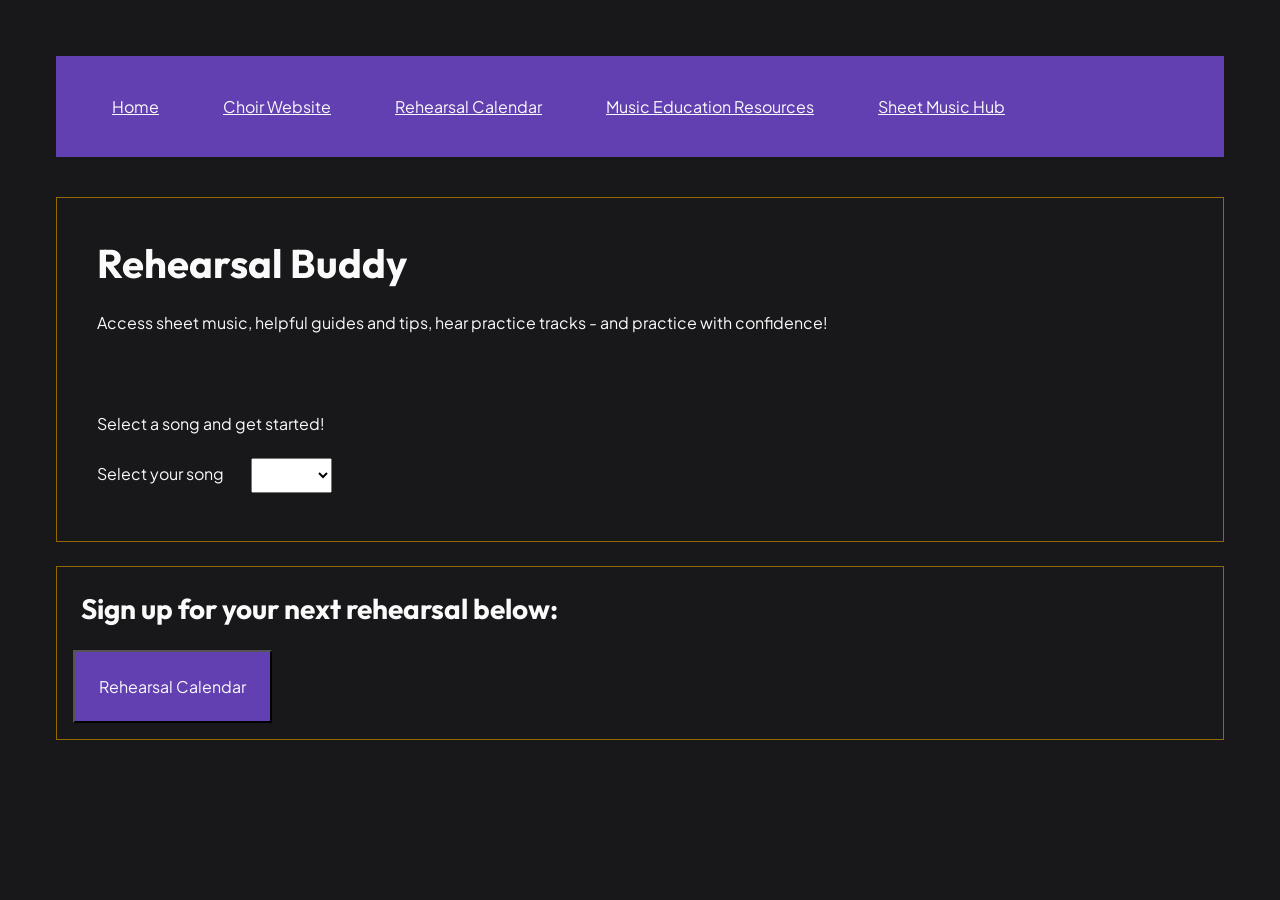
<file: index.html>
<!--Header/Nav -> Hero Section -> Self-Study -> CTA: “sign up for rehearsal”-->
<!doctype html>
<html lang="en">
  <head>
    <meta charset="UTF-8" />
    <meta name="viewport" content="width=device-width, initial-scale=1.0" />
    <title>Rehearsal Buddy</title>
    <link rel="stylesheet" href="style.css" />
    <link rel="stylesheet" href="https://fonts.googleapis.com/css?family=Outfit" />
    <link rel="stylesheet" href="https://fonts.googleapis.com/css2?family=Plus+Jakarta+Sans" />
    <script src="js/script.js" defer></script>
  </head>
  <body>
    <!-- START BELOW -->
     <header>
      <nav class="navbar">
        <!--to be placed into a hamburger menu in mobile, but expanded in desktop.-->
       <ul>
        <li><a href="index.html">Home</a></li>
        <li><a href="#">Choir Website</a></li>
       <li><a href="#">Rehearsal Calendar</a></li>
        <li><a href="education.html">Music Education Resources</a></li>
        <li><a href="#">Sheet Music Hub</a></li>
       </ul>
      </nav>
     </header>
     <main class="page">
      <!--HERO SECTION-->
      <section class="hero">
        <!--row 1-->
        <div class="hero-title">
          <h1>Rehearsal Buddy</h1>
          <p>Access sheet music, helpful guides and tips, hear practice tracks - and practice with confidence!</p>
        </div>
        <!--row 2-->
        <div class="hero-selection">
          <p>Select a song and get started!</p>
          <!--Song Selection Dropdown-->
          <label for="song-selection">Select your song</label>
          <select id="song-selection">
            <option value=""></option>
            <option value="Free">Free</option>
            <option value="Song 2">Song 2</option>
            <option value="Song 3">Song 3</option>
          </select>
        </div>
      </section>
      <!-- SELF-STUDY-->
        <section id="self-study" class="self-study is-hidden">
          <!--column 1: self-study controls-->
          <div class="self-study-controls">
            <h2>Hear a practice track:</h2>
            <!--audio tracks; different options depending on which part the user is-->
            <h3>All parts together:</h3>
            <audio id="playlistAll" controls>
            <source src="songs/Free1.mp3" type="audio/mpeg">
            </audio>
            <h3>Sopranos only:</h3>
            <audio id="playlistSoprano" controls>
            <source src="songs/Free-Soprano_metronome1.mp3" type="audio/mpeg">
            </audio>
            <h3>Altos only:</h3>
            <audio id="playlistAlto" controls>
            <source src="songs/Free-Alto_metronome1.mp3" type="audio/mpeg">
            </audio>
            <h3>Tenors only:</h3>
            <audio id="playlistTenor" controls>
            <source src="songs/Free-Tenor_metronome1.mp3" type="audio/mpeg">
            </audio>
            <h3>Basses only:</h3>
            <audio id="playlistBass" controls>
            <source src="songs/Free-Bass_metronome1.mp3" type="audio/mpeg">
            </audio>
          </div>
          <!--column 2: back button-->
          <div class="back-btn">
            <button id="back-btn" class="is-hidden">
              <img src="images/backarrow.png" alt="Go back">
            </button>
          </div>
          <!--column 3: display-->
          <div class="sheet-music">
            <h2> Interactive Sheet Music</h2>
            <p id="pagenumber"></p>
            <img id="currentpage" src="images/Free1-1.png" alt="Displays the current sheet music page." style="max-width: 100%; height: auto">
            <button id="restart">Restart</button>
          </div>
          <!--column 4: fwd button-->
          <!--11/27 changed to custom image of an arrow-->
          <div class="fwd-btn">
            <button id="fwd-btn">
              <img src="images/fwdarrow.png" alt="Go forward">
            </button>
          </div>
        </section>
        <!--CTA: Sign up for Rehearsal-->
        <section class="cta">
          <h2>Sign up for your next rehearsal below:</h2>
          <button><p>Rehearsal Calendar</p></button>
        </section>
      </main>
  </body>
</html>
</file>
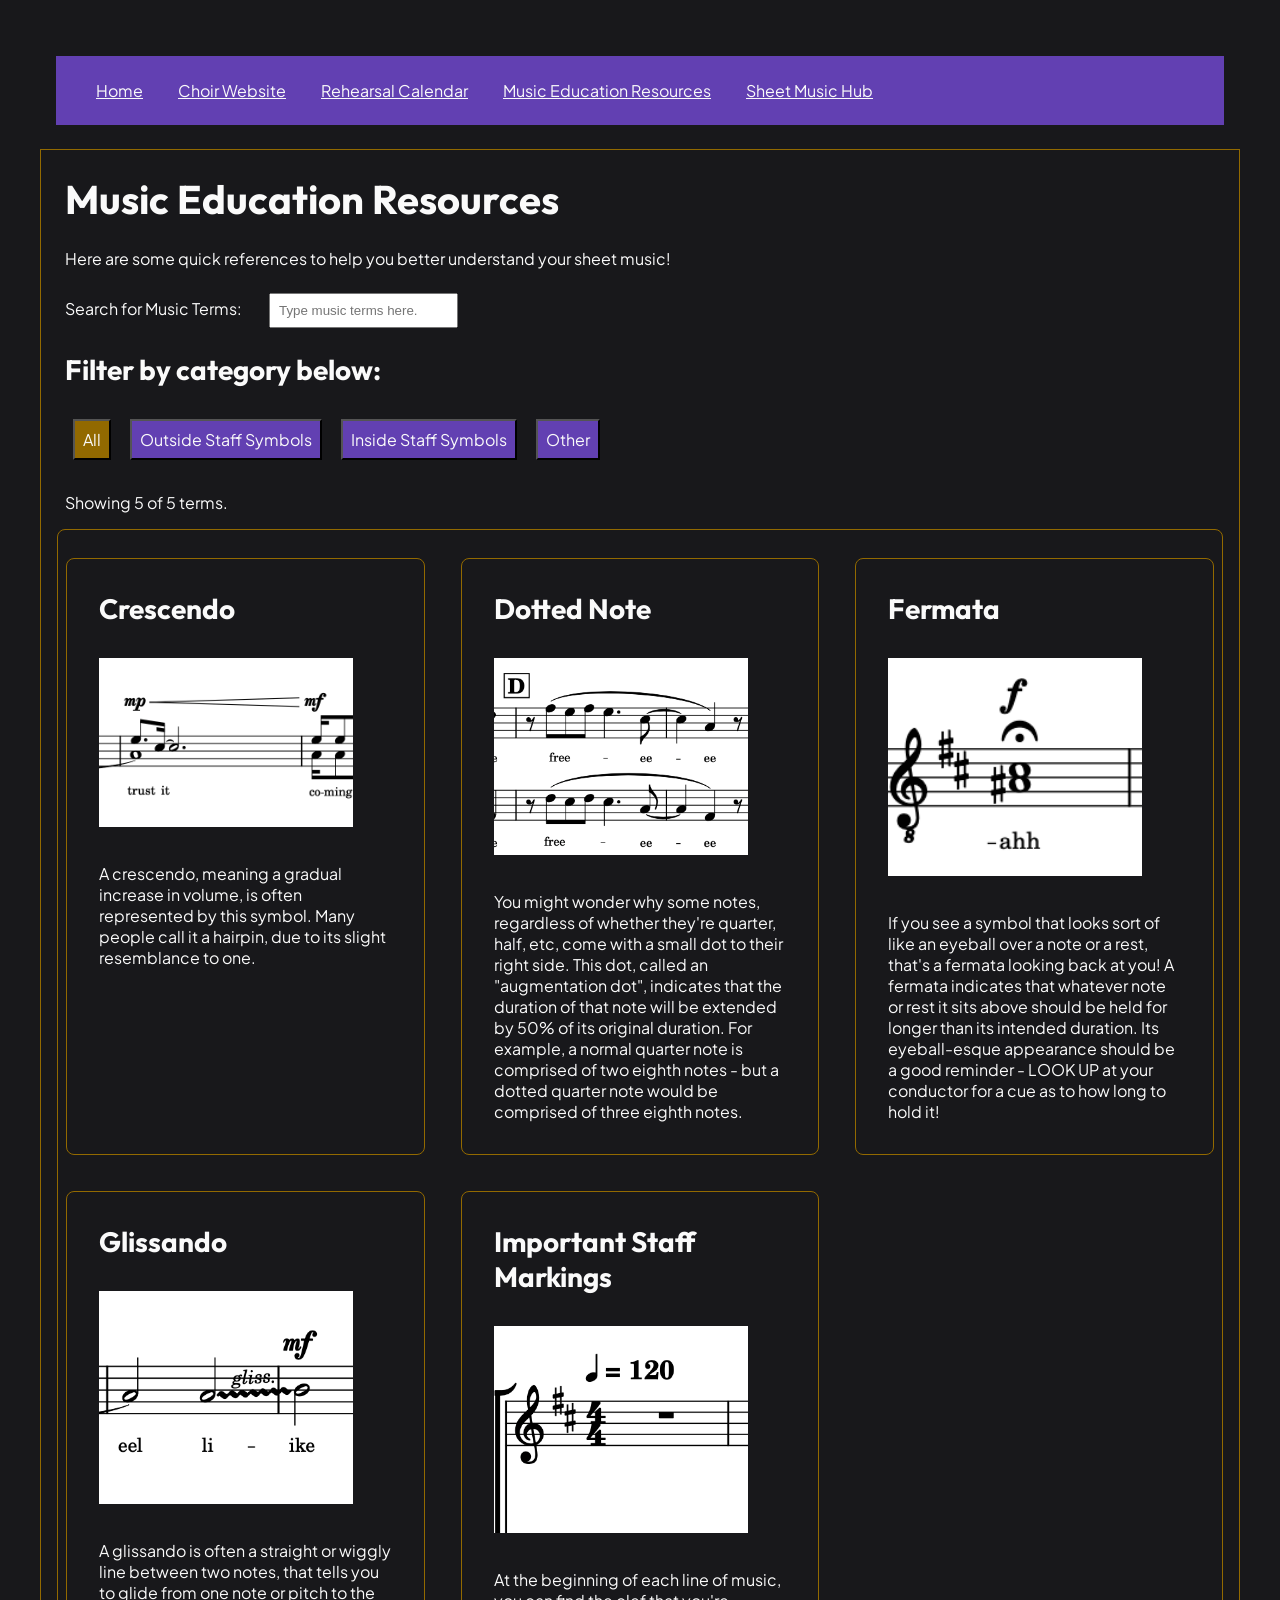
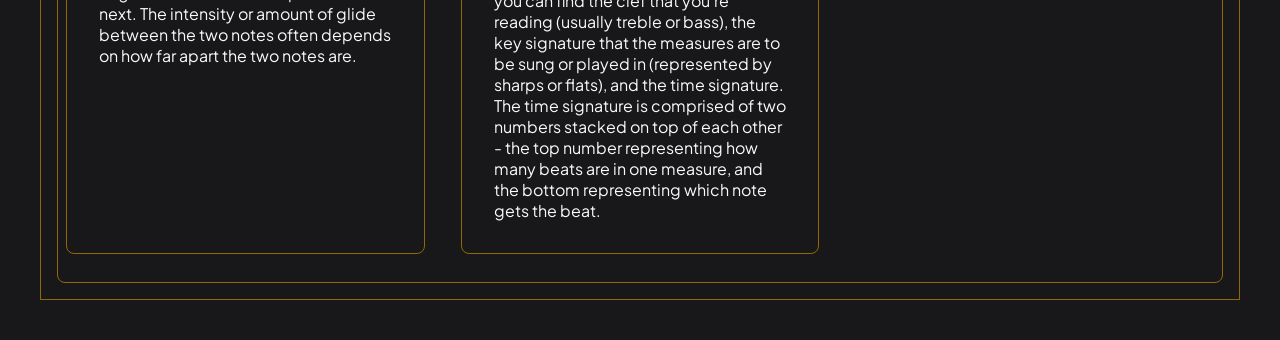
<file: education.html>
<!doctype html>
<html lang="en">
  <head>
    <meta charset="UTF-8" />
    <meta name="viewport" content="width=device-width, initial-scale=1.0" />
    <title>Music Education Resources</title>
    <link rel="stylesheet" href="style.css" />
    <link rel="stylesheet" href="https://fonts.googleapis.com/css?family=Outfit" />
    <link rel="stylesheet" href="https://fonts.googleapis.com/css2?family=Plus+Jakarta+Sans" />
    <script defer src="js/education.js"></script>
  </head>
  <body>

    <header>
      <nav>
       <ul>
        <a href="index.html">Home</a>
        <a href="#">Choir Website</a>
        <a href="#">Rehearsal Calendar</a>
        <a href="education.html">Music Education Resources</a>
        <a href="#">Sheet Music Hub</a>
       </ul>
      </nav>
    </header>

    <section id="dynamic-content">
      <h1>Music Education Resources</h1>
      <p>Here are some quick references to help you better understand your sheet music!</p>
      <!--Search text bar starts below:-->
      <label for="search" class="search-label">Search for Music Terms:</label>
      <input
        type="search"
        id="search"
        class="search"
        placeholder="Type music terms here."
      />
      <h2>Filter by category below:</h2>
      <!--Filter mechanism starts here for HTML-->
      <div id = "musicfilter" class = "filter">
        <button id = "all" class = "filter-button" data-filter="all">All</button>
        <button id = "outsidestaff" class = "filter-button" data-filter="outside">Outside Staff Symbols</button>
        <button id = "insidestaff" class = "filter-button" data-filter="inside">Inside Staff Symbols</button>
        <button id = "other" class = "filter-button" data-filter="other">Other</button>
      </div>
      <!-- text showing how many items out of total are showing up-->
      <p id="showing" class="showing"></p>
      <div id="education-resources" class="item">
      </div>
    </section>
  </body>
</html>
</file>
<file: style.css>
:root {
  --primary-color: #6240b2;
  --accent-color: #926900;
  --background-color: #18181b;
  --text-color: #fafafa;
  --heading-font: "Outfit", sans-serif;
  --body-font: "Plus Jakarta Sans", sans-serif;
  --link-color: #fafafa;
}
/* === RESET === */
*,
*::before,
*::after {
  margin: 8px;
  padding: 8px;
  box-sizing: border-box;
}

/* START BELOW */

nav{
  background-color: var(--primary-color);
  color: var(--text-color);
  
  display: flex;
  justify-content: space-between;
  align-items: right;
  font-size: 16px;
}

a {
    color: var(--link-color);
}
h1 {
font-family: var(--heading-font);
font-size: 40px;
}
h2 {
font-family: var(--heading-font);
font-size: 28px;
}
h3 {
font-family: var(--heading-font);
font-size: 20px;
}
body {
font-family: var(--body-font);
font-size: 16px;
background-color: var(--background-color);
color: var(--text-color);

}
section {
  border: 1px solid var(--accent-color);
}



/*Adding button characteristics*/
button {
  font-family: var(--body-font);
  font-size: 16px;
  background-color: var(--primary-color);
  color: var(--text-color);
  width: fit-content;
}


#education-resources {
  display: grid;
  grid-template-columns: repeat(auto-fit, minmax(300px, 1fr));
  gap: 20px;
  padding: 20px 0;
}

#education-resources img {
  width: 270px;
  height: auto;
}

/* changed fwd-btn and back-btn classes to remove the traditional button characteristics from it and make sure it's only the fwdarrow and backarrow pngs acting as the button with transparent backgrounds.*/
#back-btn{
  background: none;
  border: none;
  padding: 0;
  border-radius: 0;
  cursor: pointer;
}

#fwd-btn{
  background: none;
  border: none;
  padding: 0;
  border-radius: 0;
  cursor: pointer;
}

#playlistAll{
  background: #6240b2;
}

.item {
  border: 1px solid var(--accent-color);
  padding: 16px;
  border-radius: 8px;
}

.fwd-btn {
  display: flex;
  align-items: center;
  justify-content: center;
}

.back-btn {
  display: flex;
  align-items: center;
  justify-content: center;
}

/* Style work on navbar to get the text looking more normal.
*/
.navbar {
    display: flex;
    justify-content: space-between;
    align-items: center; 
  }

.navbar ul{
  display: flex;
  flex-direction: row;
  width: auto;
  flex-wrap: wrap
}

.navbar ul li {
  list-style-type: none;
}
/* LAYOUT PLAN
   Two-dimensional (gridding these):
   - header/nav  → logo left, links right
   - hero        → two rows, text left in top row and centered in bottom row
   - self-study  → two columns, one narrower one on the left for the controls and options, and a wider one on right for sheet music

   One-dimensional or fine as-is (leaving alone):
   - cta         → centered stack
*/
/* Option A — columns by fraction */
.page {
  display: grid;
  grid-template-columns: 1fr;
  grid-template-rows: 1fr;
  gap: 8px;
}

/* hero: keeping it simple to one single column, with buttons located underneath the heading and description.*/
.hero {
  display: grid;
  grid-template-columns: 1fr;
  grid-template-rows: auto auto auto;
  gap: 16px;
}


.is-selected {
  background: #926900;
  color: #fafafa;
}

.empty {
  color: #fafafa;
}

/* self-study: attempted to have one column for the selections on the left side, and the sheet music on the right taking up 2/3 of the page.*/
/*BREAKPOINT: grid layout changes to expand sheet music when in mobile.
/*UPDATE 11/6: Updated this to 4 columns in desktop to have a fwd and back button on either side of sheet music display
/* Mobile first — the default */
.self-study {
  display: grid;
  grid-template-columns: 1fr;
  grid-template-rows: 1fr;
  width: auto;
  text-align: center;
}

/* Desktop — rearrange */
@media (min-width: 768px) {
  .self-study {
      display: grid;
  grid-template-columns: 2fr 1fr 3fr 1fr;
  grid-template-rows: 1fr;
  gap: 8px;
  text-align: center;
  }
}

.is-hidden {
  display: none;
}
</file>
